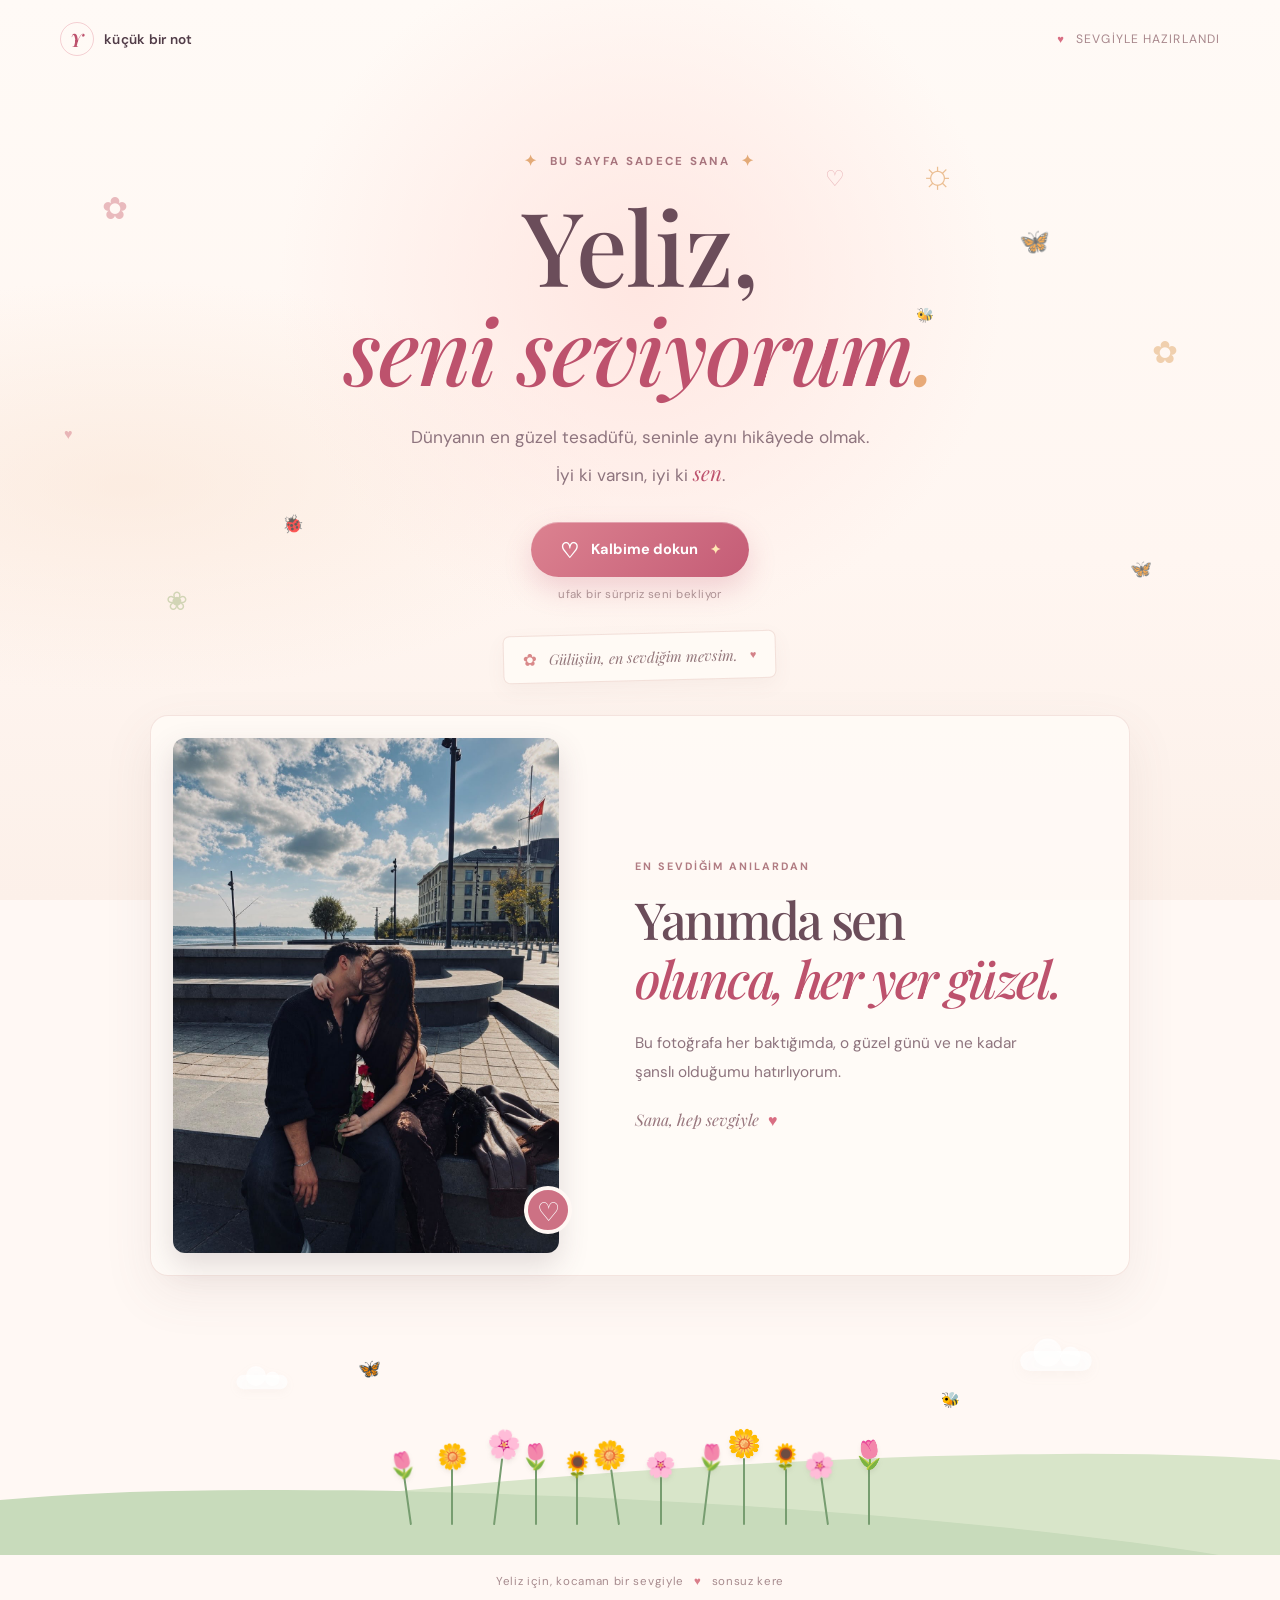
<file: index.html>
<!doctype html>
<html lang="tr">
  <head>
    <meta charset="UTF-8" />
    <meta name="viewport" content="width=device-width, initial-scale=1.0" />
    <meta name="theme-color" content="#fff8f4" />
    <meta name="description" content="Yeliz'e sevgiyle hazırlanmış küçük bir sürpriz." />
    <title>Yeliz, Seni Seviyorum ♡</title>
    <link rel="preconnect" href="https://fonts.googleapis.com" />
    <link rel="preconnect" href="https://fonts.gstatic.com" crossorigin />
    <link href="https://fonts.googleapis.com/css2?family=DM+Sans:wght@400;500;600;700&family=Playfair+Display:ital,wght@0,500;0,600;0,700;1,500;1,600&display=swap" rel="stylesheet" />
    <link rel="stylesheet" href="styles.css" />
    <script src="script.js" defer></script>
  </head>
  <body>
    <div class="page-glow" aria-hidden="true"></div>
    <div class="floating-garden" aria-hidden="true">
      <span class="float flower flower-one">✿</span>
      <span class="float flower flower-two">✿</span>
      <span class="float flower flower-three">❀</span>
      <span class="float butterfly butterfly-one">🦋</span>
      <span class="float butterfly butterfly-two">🦋</span>
      <span class="float bug bug-one">🐞</span>
      <span class="float bug bug-two">🐝</span>
      <span class="float heart heart-one">♡</span>
      <span class="float heart heart-two">♥</span>
    </div>

    <header class="topbar">
      <a class="signature" href="#home" aria-label="Başa dön">
        <span class="signature-mark">Y</span>
        <span>küçük bir not</span>
      </a>
      <span class="topbar-note"><span class="tiny-heart">♥</span> sevgiyle hazırlandı</span>
    </header>

    <main id="home">
      <section class="hero" aria-labelledby="love-title">
        <div class="sun-doodle" aria-hidden="true">☼</div>
        <p class="eyebrow"><span class="eyebrow-sparkle">✦</span> bu sayfa sadece sana <span class="eyebrow-sparkle">✦</span></p>
        <h1 id="love-title"><span class="name">Yeliz,</span><br /><span class="love-line">seni seviyorum<span class="period">.</span></span></h1>
        <p class="intro">Dünyanın en güzel tesadüfü, seninle aynı hikâyede olmak.<br class="desktop-break" /> İyi ki varsın, iyi ki <span class="highlight-word">sen</span>.</p>

        <button class="love-button" id="love-button" type="button">
          <span class="button-heart" aria-hidden="true">♡</span>
          <span id="button-label">Kalbime dokun</span>
          <span class="button-sparkle" aria-hidden="true">✦</span>
        </button>
        <p class="button-hint" id="button-hint">ufak bir sürpriz seni bekliyor</p>

        <div class="love-note" aria-label="Sana küçük bir not">
          <span class="note-flower" aria-hidden="true">✿</span>
          <p>Gülüşün, en sevdiğim mevsim.</p>
          <span class="note-heart" aria-hidden="true">♥</span>
        </div>
      </section>

      <section class="memory" aria-labelledby="memory-title">
        <div class="memory-photo-wrap">
          <img class="memory-photo" src="assets/ikimiz.jpeg" alt="Sahil kenarında birlikte, elimizde güllerle güzel bir anımız" />
          <span class="photo-stamp" aria-hidden="true">♡</span>
        </div>
        <div class="memory-copy">
          <p class="memory-kicker">EN SEVDİĞİM ANILARDAN</p>
          <h2 id="memory-title">Yanımda sen<br /><em>olunca, her yer güzel.</em></h2>
          <p>Bu fotoğrafa her baktığımda, o güzel günü ve ne kadar şanslı olduğumu hatırlıyorum.</p>
          <span class="memory-signoff">Sana, hep sevgiyle <span>♥</span></span>
        </div>
      </section>

      <section class="garden" aria-label="Sevgi bahçesi">
        <div class="garden-sky" aria-hidden="true">
          <span class="cloud cloud-left"></span>
          <span class="cloud cloud-right"></span>
          <span class="garden-butterfly">🦋</span>
          <span class="garden-bee">🐝</span>
        </div>
        <div class="hill hill-back" aria-hidden="true"></div>
        <div class="hill hill-front" aria-hidden="true"></div>
        <div class="flower-bed" aria-hidden="true">
          <span class="stem stem-a"><i>🌷</i></span>
          <span class="stem stem-b"><i>🌼</i></span>
          <span class="stem stem-c"><i>🌸</i></span>
          <span class="stem stem-d"><i>🌷</i></span>
          <span class="stem stem-e"><i>🌻</i></span>
          <span class="stem stem-f"><i>🌼</i></span>
          <span class="stem stem-g"><i>🌸</i></span>
          <span class="stem stem-h"><i>🌷</i></span>
          <span class="stem stem-i"><i>🌼</i></span>
          <span class="stem stem-j"><i>🌻</i></span>
          <span class="stem stem-k"><i>🌸</i></span>
          <span class="stem stem-l"><i>🌷</i></span>
        </div>
      </section>
    </main>

    <footer class="footer">
      <span>Yeliz için, kocaman bir sevgiyle</span>
      <span class="footer-heart" aria-hidden="true">♥</span>
      <span>sonsuz kere</span>
    </footer>
    <div class="celebration-layer" id="celebration-layer" aria-hidden="true"></div>
  </body>
</html>
</file>
<file: styles.css>
:root {
  color-scheme: light;
  --ink: #513c48;
  --muted: #8e747e;
  --rose: #d96e83;
  --rose-deep: #bd526d;
  --blush: #f5dce0;
  --cream: #fff8f4;
  --green: #95b88a;
  --serif: "Playfair Display", Georgia, serif;
  --sans: "DM Sans", sans-serif;
}

* { box-sizing: border-box; }
html { min-width: 320px; scroll-behavior: smooth; }
body {
  min-height: 100vh;
  margin: 0;
  overflow-x: hidden;
  color: var(--ink);
  background: var(--cream);
  font-family: var(--sans);
}
button, a { font: inherit; }
button:focus-visible, a:focus-visible { outline: 3px solid #bf6681; outline-offset: 4px; }
.page-glow {
  position: fixed;
  z-index: -2;
  inset: 0;
  background:
    radial-gradient(ellipse at 50% 32%, rgba(255, 227, 222, .84), transparent 40%),
    radial-gradient(ellipse at 10% 54%, rgba(249, 227, 210, .52), transparent 30%),
    linear-gradient(180deg, #fffaf6 0%, #fff6f1 62%, #fcf0e9 100%);
}
.topbar {
  position: relative;
  z-index: 2;
  display: flex;
  width: min(1160px, calc(100% - 48px));
  height: 78px;
  margin: 0 auto;
  align-items: center;
  justify-content: space-between;
}
.signature { display: inline-flex; align-items: center; gap: 10px; color: var(--ink); font-size: .85rem; font-weight: 600; letter-spacing: .02em; text-decoration: none; }
.signature-mark { display: grid; width: 34px; height: 34px; place-items: center; border: 1px solid rgba(217, 110, 131, .3); border-radius: 50%; color: var(--rose-deep); font-family: var(--serif); font-size: 1.15rem; font-style: italic; }
.topbar-note { color: #a8878c; font-size: .76rem; letter-spacing: .09em; text-transform: uppercase; }
.tiny-heart { padding-right: 7px; color: var(--rose); font-size: .7rem; }

.hero {
  position: relative;
  z-index: 1;
  display: flex;
  min-height: 590px;
  padding: 73px 22px 34px;
  align-items: center;
  flex-direction: column;
  text-align: center;
}
.sun-doodle { position: absolute; top: 71px; left: calc(50% + 280px); color: #e5ae76; font-size: 2.4rem; opacity: .77; animation: sun-turn 34s linear infinite; }
.eyebrow {
  display: inline-flex;
  margin: 0 0 24px;
  align-items: center;
  gap: 11px;
  color: #a8757e;
  font-size: .72rem;
  font-weight: 700;
  letter-spacing: .2em;
  text-transform: uppercase;
}
.eyebrow-sparkle { color: #e3aa77; font-size: .95rem; }
h1 { margin: 0; font-family: var(--serif); font-weight: 500; letter-spacing: -.06em; line-height: .98; }
.name { display: inline-block; color: #6b4d5a; font-size: clamp(3.8rem, 8vw, 6.7rem); }
.love-line { display: inline-block; margin-top: 9px; color: var(--rose-deep); font-size: clamp(3.3rem, 7.1vw, 6rem); font-style: italic; }
.period { color: #e8aa78; }
.intro { margin: 28px 0 0; color: var(--muted); font-size: clamp(.97rem, 1.4vw, 1.08rem); line-height: 1.9; }
.highlight-word { color: var(--rose-deep); font-family: var(--serif); font-size: 1.18em; font-style: italic; }
.love-button {
  display: inline-flex;
  min-width: 218px;
  min-height: 55px;
  margin-top: 29px;
  padding: 0 22px;
  align-items: center;
  justify-content: center;
  gap: 12px;
  border: 0;
  border-radius: 999px;
  color: white;
  background: linear-gradient(135deg, #dc8290, #c45c76);
  box-shadow: 0 12px 28px rgba(189, 82, 109, .22), inset 0 1px 0 rgba(255,255,255,.32);
  cursor: pointer;
  font-size: .91rem;
  font-weight: 700;
  transition: transform .2s ease, box-shadow .2s ease, background .2s ease;
}
.love-button:hover { transform: translateY(-3px); box-shadow: 0 17px 32px rgba(189, 82, 109, .28); }
.love-button:active { transform: translateY(0) scale(.98); }
.button-heart { font-family: var(--serif); font-size: 1.3rem; line-height: 1; }
.button-sparkle { color: #ffe7b2; font-size: .8rem; }
.button-hint { margin: 10px 0 0; color: #ae9294; font-size: .72rem; letter-spacing: .04em; }
.love-note {
  display: flex;
  min-width: 260px;
  margin-top: 31px;
  padding: 12px 19px;
  align-items: center;
  justify-content: center;
  gap: 12px;
  border: 1px solid rgba(212, 161, 151, .3);
  border-radius: 7px;
  background: rgba(255, 252, 248, .7);
  box-shadow: 0 7px 20px rgba(126, 86, 87, .055);
  transform: rotate(-1.4deg);
}
.love-note p { margin: 0; color: #94777b; font-family: var(--serif); font-size: .91rem; font-style: italic; }
.note-flower { color: #d9898a; font-size: 1.05rem; }
.note-heart { color: #d38188; font-size: .68rem; }

.garden { position: relative; height: 231px; margin-top: -4px; overflow: hidden; }
.garden-sky { position: absolute; inset: 0 0 auto; height: 170px; }
.cloud { position: absolute; width: 64px; height: 18px; border-radius: 30px; background: rgba(255,255,255,.68); filter: drop-shadow(0 4px 5px rgba(176,135,126,.07)); }
.cloud::before, .cloud::after { position: absolute; bottom: 4px; border-radius: 50%; background: inherit; content: ""; }
.cloud::before { left: 12px; width: 25px; height: 25px; }
.cloud::after { right: 10px; width: 18px; height: 18px; }
.cloud-left { top: 49px; left: 18%; transform: scale(.8); }
.cloud-right { top: 28px; right: 15%; transform: scale(1.12); }
.garden-butterfly { position: absolute; top: 33px; left: 28%; font-size: 1.15rem; animation: butterfly-float 4.2s ease-in-out infinite; }
.garden-bee { position: absolute; top: 66px; right: 25%; font-size: .95rem; animation: bee-drift 7s ease-in-out infinite; }
.hill { position: absolute; right: -10%; bottom: -125px; left: -10%; height: 230px; border-radius: 50% 50% 0 0 / 32% 32% 0 0; }
.hill-back { bottom: -146px; background: #d8e5c9; transform: rotate(-4deg); }
.hill-front { bottom: -175px; background: #c8dbbb; transform: rotate(3deg); }
.flower-bed { position: absolute; z-index: 1; right: 0; bottom: 30px; left: 0; display: flex; height: 133px; align-items: flex-end; justify-content: center; gap: clamp(2px, 3.1vw, 43px); }
.stem { position: relative; display: block; width: 2px; height: 48px; border-radius: 4px; background: #779d70; transform-origin: bottom center; animation: sway 4s ease-in-out infinite alternate; }
.stem:nth-child(3n) { height: 67px; animation-delay: -.9s; }
.stem:nth-child(2n) { height: 56px; animation-delay: -1.8s; }
.stem i { position: absolute; top: -29px; left: 50%; font-size: 1.55rem; font-style: normal; transform: translateX(-50%); filter: drop-shadow(0 3px 2px rgba(89,91,65,.09)); }
.stem:nth-child(3n) i { top: -32px; font-size: 1.72rem; }
.stem-a, .stem-f, .stem-k { transform: rotate(-8deg); }
.stem-c, .stem-h { transform: rotate(7deg); }
.stem:nth-child(4n) { animation-delay: -2.6s; }
.memory {
  display: grid;
  width: min(980px, calc(100% - 48px));
  margin: 0 auto 52px;
  padding: 22px;
  grid-template-columns: minmax(260px, .9fr) 1.1fr;
  align-items: center;
  gap: clamp(30px, 6vw, 76px);
  border: 1px solid rgba(212, 161, 151, .25);
  border-radius: 18px;
  background: rgba(255, 252, 248, .78);
  box-shadow: 0 18px 50px rgba(126, 86, 87, .09);
}
.memory-photo-wrap { position: relative; margin: 0; }
.memory-photo { display: block; width: 100%; max-height: 520px; aspect-ratio: 3 / 4; object-fit: cover; object-position: center 58%; border-radius: 12px; box-shadow: 0 12px 30px rgba(81, 60, 72, .17); }
.photo-stamp { position: absolute; right: -13px; bottom: 19px; display: grid; width: 48px; height: 48px; place-items: center; border: 4px solid #fff8f4; border-radius: 50%; color: white; background: #cd7184; font-family: var(--serif); font-size: 1.65rem; }
.memory-copy { padding: 24px clamp(8px, 3vw, 34px) 24px 0; }
.memory-kicker { margin: 0 0 17px; color: #b17c83; font-size: .67rem; font-weight: 700; letter-spacing: .18em; }
.memory-copy h2 { margin: 0; color: #6b4d5a; font-family: var(--serif); font-size: clamp(2.1rem, 4vw, 3.7rem); font-weight: 500; letter-spacing: -.045em; line-height: 1.14; }
.memory-copy h2 em { color: var(--rose-deep); font-weight: 500; }
.memory-copy > p:not(.memory-kicker) { max-width: 390px; margin: 22px 0; color: var(--muted); font-size: .96rem; line-height: 1.9; }
.memory-signoff { color: #98767d; font-family: var(--serif); font-size: 1rem; font-style: italic; }
.memory-signoff span { padding-left: 5px; color: var(--rose); font-style: normal; }
.footer { position: relative; display: flex; min-height: 66px; padding: 0 20px 13px; align-items: center; justify-content: center; gap: 10px; color: #a78b8e; font-size: .72rem; letter-spacing: .06em; }
.footer-heart { color: #d97e8a; font-size: .72rem; }
.floating-garden { position: fixed; z-index: 0; inset: 0; overflow: hidden; pointer-events: none; }
.float { position: absolute; display: block; opacity: .55; user-select: none; }
.flower { color: #d88791; font-size: clamp(1.5rem, 2.4vw, 2.2rem); animation: float-drift 8s ease-in-out infinite; }
.flower-one { top: 21%; left: 8%; animation-delay: -3s; }
.flower-two { top: 37%; right: 8%; color: #e4af75; animation-delay: -5s; }
.flower-three { top: 65%; left: 13%; color: #adbe8b; font-size: 1.6rem; animation-delay: -1s; }
.butterfly { font-size: 1.55rem; opacity: .68; animation: butterfly-float 6s ease-in-out infinite; }
.butterfly-one { top: 25%; right: 18%; }
.butterfly-two { top: 62%; right: 10%; font-size: 1.1rem; animation-delay: -2.5s; }
.bug { font-size: 1.1rem; opacity: .74; animation: bug-crawl 10s ease-in-out infinite; }
.bug-one { top: 57%; left: 22%; }
.bug-two { top: 34%; right: 27%; font-size: .9rem; animation-delay: -4s; }
.heart { color: #d88691; font-family: var(--serif); font-size: 1.4rem; animation: heart-float 5.5s ease-in-out infinite; }
.heart-one { top: 18%; right: 34%; }
.heart-two { top: 47%; left: 5%; font-size: .9rem; animation-delay: -2.7s; }
.celebration-layer { position: fixed; z-index: 5; inset: 0; overflow: hidden; pointer-events: none; }
.celebration-piece { position: absolute; bottom: 25%; left: var(--x); font-size: var(--size); opacity: 0; animation: celebrate var(--duration) cubic-bezier(.15,.65,.3,1) forwards; animation-delay: var(--delay); }
.rose-piece { top: var(--start, 110vh); bottom: auto; line-height: 1; filter: drop-shadow(0 5px 7px rgba(117, 41, 54, .2)); animation-name: rose-shower; animation-timing-function: cubic-bezier(.18,.62,.35,1); }
.is-loved .love-button { background: linear-gradient(135deg, #c96981, #ad4663); }
.is-loved .love-note { border-color: rgba(204,117,131,.55); box-shadow: 0 8px 26px rgba(189,82,109,.12); }

@keyframes sway { from { rotate: -5deg; } to { rotate: 6deg; } }
@keyframes float-drift { 0%, 100% { translate: 0 0; rotate: -8deg; } 50% { translate: 8px -15px; rotate: 9deg; } }
@keyframes butterfly-float { 0%, 100% { translate: 0 0; rotate: -5deg; } 50% { translate: 17px -12px; rotate: 8deg; } }
@keyframes bee-drift { 0%, 100% { translate: 0 0; } 50% { translate: -32px -13px; } }
@keyframes bug-crawl { 0%, 100% { translate: 0 0; rotate: 0deg; } 50% { translate: 18px -6px; rotate: 12deg; } }
@keyframes heart-float { 0%, 100% { translate: 0 0; scale: 1; } 50% { translate: 0 -13px; scale: 1.12; } }
@keyframes sun-turn { to { rotate: 360deg; } }
@keyframes celebrate {
  0% { transform: translate3d(0, 0, 0) rotate(0) scale(.55); opacity: 0; }
  12% { opacity: .95; }
  100% { transform: translate3d(var(--drift), -82vh, 0) rotate(var(--spin)) scale(1.18); opacity: 0; }
}
@keyframes rose-shower {
  0% { transform: translate3d(0, -18vh, 0) rotate(0) scale(.5); opacity: 0; }
  10% { opacity: 1; }
  78% { opacity: 1; }
  100% { transform: translate3d(var(--drift), 125vh, 0) rotate(var(--spin)) scale(1.12); opacity: 0; }
}

@media (min-width: 1500px) { .hero { min-height: 620px; padding-top: 84px; } }
@media (max-width: 700px) {
  .topbar { width: calc(100% - 34px); height: 66px; }
  .topbar-note { font-size: .63rem; letter-spacing: .06em; }
  .hero { min-height: 548px; padding-top: 76px; }
  .eyebrow { margin-bottom: 22px; font-size: .62rem; letter-spacing: .14em; }
  .name { font-size: clamp(3.7rem, 16vw, 5.6rem); }
  .love-line { font-size: clamp(2.75rem, 11.6vw, 4.5rem); }
  .intro { max-width: 370px; margin-top: 24px; font-size: .93rem; }
  .desktop-break { display: none; }
  .love-button { margin-top: 24px; }
  .love-note { margin-top: 28px; }
  .sun-doodle { top: 27px; right: 13%; left: auto; font-size: 1.8rem; }
  .garden { height: 204px; }
  .memory { width: calc(100% - 34px); margin-bottom: 32px; padding: 13px; grid-template-columns: 1fr; gap: 0; }
  .memory-photo { max-height: 480px; aspect-ratio: 4 / 5; object-position: center 57%; }
  .photo-stamp { right: -5px; bottom: 14px; width: 42px; height: 42px; }
  .memory-copy { padding: 25px 10px 17px; text-align: center; }
  .memory-kicker { margin-bottom: 12px; }
  .memory-copy h2 { font-size: clamp(2.2rem, 9vw, 3rem); }
  .memory-copy > p:not(.memory-kicker) { margin: 15px auto; font-size: .9rem; }
  .flower-bed { bottom: 21px; gap: clamp(5px, 2.4vw, 17px); }
  .stem { height: 40px; }
  .stem:nth-child(3n) { height: 55px; }
  .stem:nth-child(2n) { height: 48px; }
  .stem i { font-size: 1.28rem; }
  .stem:nth-child(3n) i { font-size: 1.43rem; }
  .flower-one { left: 3%; }
  .flower-two { right: 3%; }
  .bug-one { left: 7%; }
  .bug-two { right: 8%; }
  .butterfly-one { right: 8%; }
  .footer { font-size: .65rem; }
}
@media (max-width: 380px) {
  .topbar-note { max-width: 135px; text-align: right; }
  .hero { padding-right: 14px; padding-left: 14px; }
  .name { font-size: 3.6rem; }
  .love-line { font-size: 2.65rem; }
  .footer { gap: 7px; font-size: .59rem; }
}
@media (prefers-reduced-motion: reduce) {
  *, *::before, *::after { scroll-behavior: auto !important; animation-duration: .01ms !important; animation-iteration-count: 1 !important; transition-duration: .01ms !important; }
}
</file>
